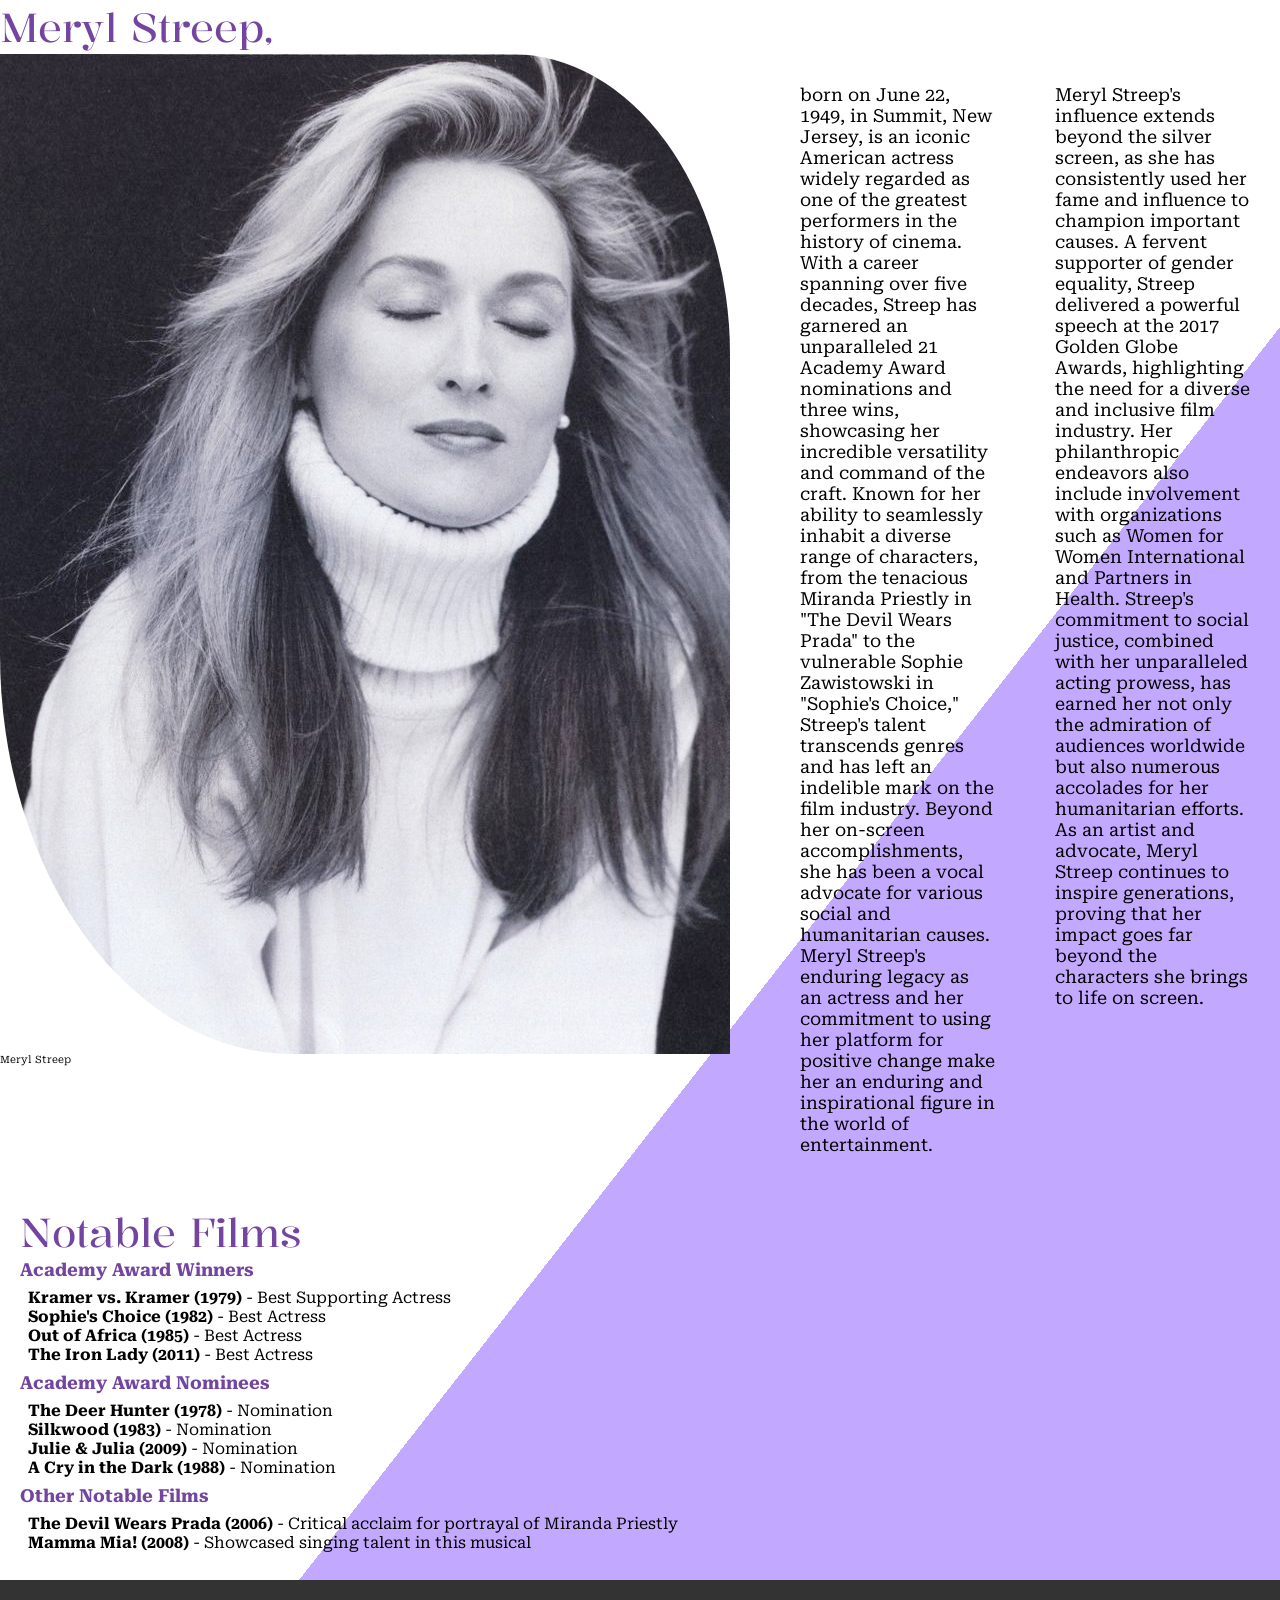
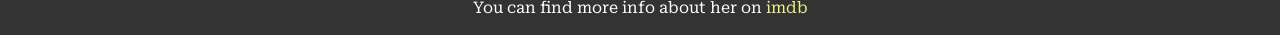
<file: index.html>
<!DOCTYPE html>
<html lang="en">
  <head>
    <meta charset="UTF-8" />
    <meta name="viewport" content="width=device-width, initial-scale=1.0" />
    <meta name="description" content="freeCodeCamp Tribute Page project" />
    <title>Tribute Page</title>
    <link rel="stylesheet" href="styles.css" />
    <link rel="preconnect" href="https://fonts.googleapis.com" />
    <link rel="preconnect" href="https://fonts.gstatic.com" crossorigin />
    <link rel="preconnect" href="https://fonts.googleapis.com" />
    <link rel="preconnect" href="https://fonts.gstatic.com" crossorigin />
    <link
      href="https://fonts.googleapis.com/css2?family=Kalnia:wght@200;300;400;500&family=Roboto+Serif:opsz,wght@8..144,300&display=swap"
      rel="stylesheet"
    />
  </head>
  <body>
    <main id="main">
      <h1 id="title">Meryl Streep,</h1>
      <section id="tribute-info">
        <article id="bio">
          <figure id="img-div">
            <img
              id="image"
              src="./assets/meryl-streep-bk.jpg"
              alt="Meryl Streep"
            />
            <figcaption id="img-caption">Meryl Streep</figcaption>
          </figure>
          <p>
            born on June 22, 1949, in Summit, New Jersey, is an iconic American
            actress widely regarded as one of the greatest performers in the
            history of cinema. With a career spanning over five decades, Streep
            has garnered an unparalleled 21 Academy Award nominations and three
            wins, showcasing her incredible versatility and command of the
            craft. Known for her ability to seamlessly inhabit a diverse range
            of characters, from the tenacious Miranda Priestly in "The Devil
            Wears Prada" to the vulnerable Sophie Zawistowski in "Sophie's
            Choice," Streep's talent transcends genres and has left an indelible
            mark on the film industry. Beyond her on-screen accomplishments, she
            has been a vocal advocate for various social and humanitarian
            causes. Meryl Streep's enduring legacy as an actress and her
            commitment to using her platform for positive change make her an
            enduring and inspirational figure in the world of entertainment.
          </p>
          <p>
            Meryl Streep's influence extends beyond the silver screen, as she
            has consistently used her fame and influence to champion important
            causes. A fervent supporter of gender equality, Streep delivered a
            powerful speech at the 2017 Golden Globe Awards, highlighting the
            need for a diverse and inclusive film industry. Her philanthropic
            endeavors also include involvement with organizations such as Women
            for Women International and Partners in Health. Streep's commitment
            to social justice, combined with her unparalleled acting prowess,
            has earned her not only the admiration of audiences worldwide but
            also numerous accolades for her humanitarian efforts. As an artist
            and advocate, Meryl Streep continues to inspire generations, proving
            that her impact goes far beyond the characters she brings to life on
            screen.
          </p>
        </article>

        <article id="filmography">
          <h1>Notable Films</h1>

          <h2>Academy Award Winners</h2>
          <ul>
            <li>
              <strong>Kramer vs. Kramer (1979)</strong> - Best Supporting
              Actress
            </li>
            <li><strong>Sophie's Choice (1982)</strong> - Best Actress</li>
            <li><strong>Out of Africa (1985)</strong> - Best Actress</li>
            <li><strong>The Iron Lady (2011)</strong> - Best Actress</li>
          </ul>

          <h2>Academy Award Nominees</h2>
          <ul>
            <li><strong>The Deer Hunter (1978)</strong> - Nomination</li>
            <li><strong>Silkwood (1983)</strong> - Nomination</li>
            <li><strong>Julie & Julia (2009)</strong> - Nomination</li>
            <li><strong>A Cry in the Dark (1988)</strong> - Nomination</li>
          </ul>

          <h2>Other Notable Films</h2>
          <ul>
            <li>
              <strong>The Devil Wears Prada (2006)</strong> - Critical acclaim
              for portrayal of Miranda Priestly
            </li>
            <li>
              <strong>Mamma Mia! (2008)</strong> - Showcased singing talent in
              this musical
            </li>
          </ul>
        </article>
      </section>
      <footer>
        <p>
          You can find more info about her on
          <a
            id="tribute-link"
            href="https://www.imdb.com/name/nm0000658/"
            target="_blank"
            >imdb</a
          >
        </p>
      </footer>
    </main>
  </body>
</html>
</file>
<file: styles.css>
/* --  Basic Structure -- */

* {
  margin: 0px;
  padding: 0px;
  box-sizing: border-box;
}

html {
  font-size: 62.5%;
}

body {
  font-family: "Roboto Serif", serif;
  margin: 5 auto;
  gap: 1;
  display: flex;
  flex-direction: row;
  background: linear-gradient(to bottom right, #ffffff 60%, #c3a8ff 40%);
  background-repeat: no-repeat;
}

#main {
  flex: 1;
  display: flex;
  flex-direction: column;
}

/* -- Content -- */

h1 {
  color: rgb(116, 69, 160);
  font-size: 4rem;
  font-family: "Kalnia", serif;
  font-weight: 400;
}

h2 {
  font-size: 1.8rem;
  color: rgb(116, 69, 160);
}

#tribute-info {
  display: flex;
  flex-wrap: wrap;
}

#bio {
  display: flex;
}

article p {
  flex: 1;
  padding: 30px;
  font-size: 1.8rem;
}

article ul {
  list-style-type: none;
  flex: 1;
}

#filmography {
  max-width: 100%;
  padding: 20px;
  flex: 1;
  max-width: 70%;
}

p,
ul {
  font-size: 1.6rem;
  padding: 8px;
}

footer {
  background-color: #333;
  color: white;
  padding: 10px;
  text-align: center;
}

a {
  text-decoration: none;
  color: rgb(236, 243, 135);
}

/* -- img -- */

img {
  height: auto;
  max-width: 100%;
  display: block;
  border-top-right-radius: 30%;
  border-bottom-left-radius: 40%;
  margin-right: 40px;
}

figcaption {
  justify-content: right;
}
</file>
